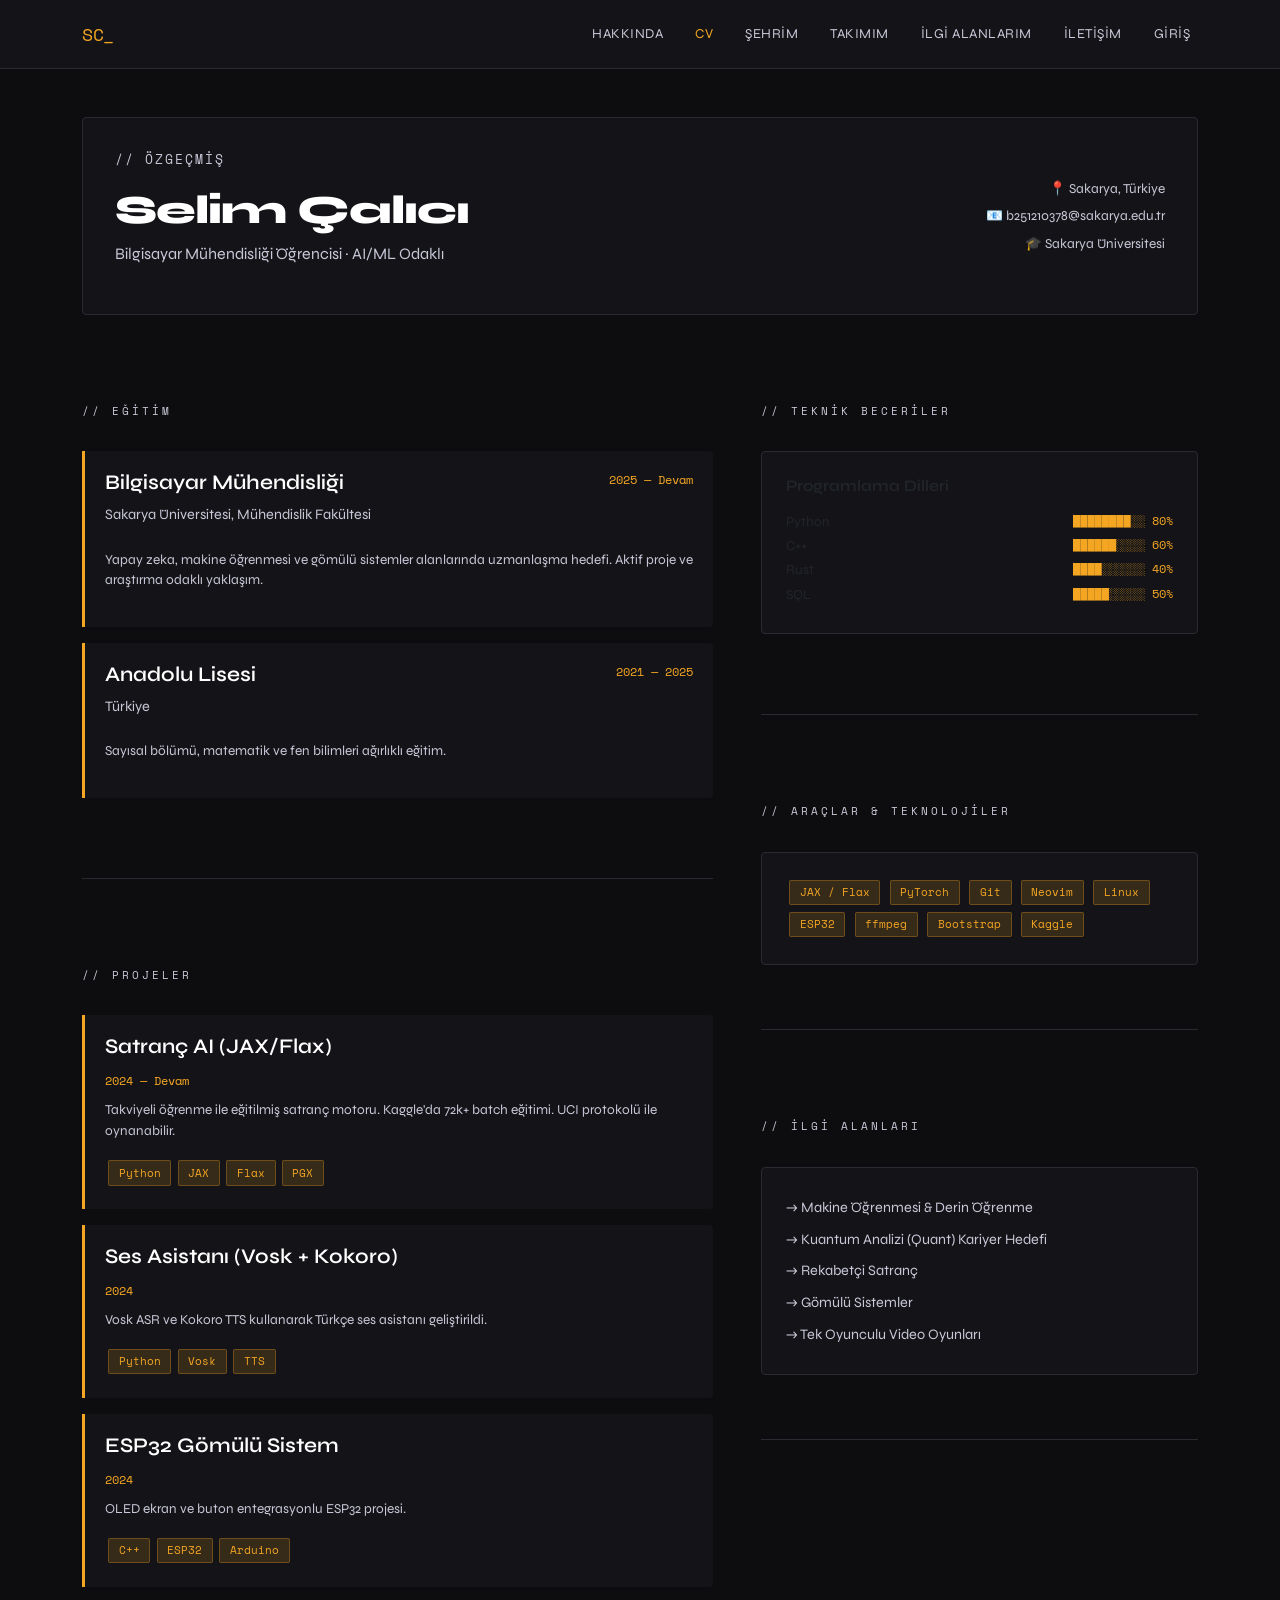
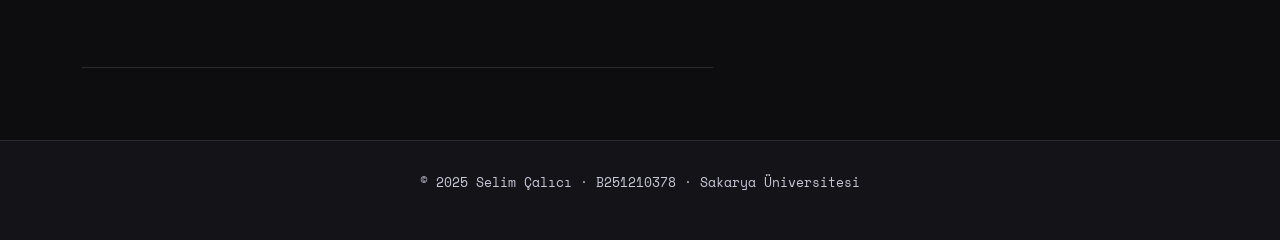
<file: cv.html>
<!DOCTYPE html>
<html lang="tr">
<head>
<meta charset="UTF-8">
<meta name="viewport" content="width=device-width, initial-scale=1.0">
<title>Selim Çalıcı — CV</title>
<link href="https://cdn.jsdelivr.net/npm/bootstrap@5.3.0/dist/css/bootstrap.min.css" rel="stylesheet">
<link rel="stylesheet" href="css/style.css">
</head>
<body>

<nav class="navbar navbar-expand-lg">
<div class="container">
<a class="navbar-brand" href="index.html">SC_</a>
<button class="navbar-toggler" type="button" data-bs-toggle="collapse" data-bs-target="#nav">
<span class="navbar-toggler-icon"></span>
</button>
<div class="collapse navbar-collapse" id="nav">
<ul class="navbar-nav ms-auto gap-3">
<li class="nav-item"><a class="nav-link" href="index.html">Hakkında</a></li>
<li class="nav-item"><a class="nav-link active" href="cv.html">CV</a></li>
<li class="nav-item"><a class="nav-link" href="sehrim.html">Şehrim</a></li>
<li class="nav-item"><a class="nav-link" href="takim.html">Takımım</a></li>
<li class="nav-item"><a class="nav-link" href="ilgi.html">İlgi Alanlarım</a></li>
<li class="nav-item"><a class="nav-link" href="iletisim.html">İletişim</a></li>
<li class="nav-item"><a class="nav-link" href="login.html">Giriş</a></li>
</ul>
</div>
</div>
</nav>

<main class="container py-5">

<header class="cv-header mb-4">
<div class="row align-items-center">
<div class="col-md-8">
<p class="mono" style="color:var(--accent);font-size:0.8rem;letter-spacing:2px;">// ÖZGEÇMİŞ</p>
<h1 style="font-size:2.5rem;font-weight:800;letter-spacing:-1px;">Selim Çalıcı</h1>
<p style="color:var(--muted);margin-top:0.5rem;">Bilgisayar Mühendisliği Öğrencisi · AI/ML Odaklı</p>
</div>
<div class="col-md-4 text-md-end mt-3 mt-md-0" style="color:var(--muted);font-size:0.85rem;line-height:2;">
<div>📍 Sakarya, Türkiye</div>
<div>📧 b251210378@sakarya.edu.tr</div>
<div>🎓 Sakarya Üniversitesi</div>
</div>
</div>
</header>

<div class="row g-5">
<div class="col-lg-7">

<section class="cv-section">
<p class="section-label">// Eğitim</p>
<article>
<div class="d-flex justify-content-between align-items-start">
<div>
<h3>Bilgisayar Mühendisliği</h3>
<p style="color:var(--muted);font-size:0.9rem;">Sakarya Üniversitesi, Mühendislik Fakültesi</p>
</div>
<span class="cv-date">2025 — Devam</span>
</div>
<p class="mt-2" style="font-size:0.85rem;color:var(--muted);">Yapay zeka, makine öğrenmesi ve gömülü sistemler alanlarında uzmanlaşma hedefi. Aktif proje ve araştırma odaklı yaklaşım.</p>
</article>
<article>
<div class="d-flex justify-content-between align-items-start">
<div>
<h3>Anadolu Lisesi</h3>
<p style="color:var(--muted);font-size:0.9rem;">Türkiye</p>
</div>
<span class="cv-date">2021 — 2025</span>
</div>
<p class="mt-2" style="font-size:0.85rem;color:var(--muted);">Sayısal bölümü, matematik ve fen bilimleri ağırlıklı eğitim.</p>
</article>
</section>

<section class="cv-section">
<p class="section-label">// Projeler</p>
<article>
<h3>Satranç AI (JAX/Flax)</h3>
<span class="cv-date">2024 — Devam</span>
<p class="mt-2" style="font-size:0.85rem;color:var(--muted);">Takviyeli öğrenme ile eğitilmiş satranç motoru. Kaggle'da 72k+ batch eğitimi. UCI protokolü ile oynanabilir.</p>
<div class="mt-2"><span class="badge-acc">Python</span><span class="badge-acc">JAX</span><span class="badge-acc">Flax</span><span class="badge-acc">PGX</span></div>
</article>
<article>
<h3>Ses Asistanı (Vosk + Kokoro)</h3>
<span class="cv-date">2024</span>
<p class="mt-2" style="font-size:0.85rem;color:var(--muted);">Vosk ASR ve Kokoro TTS kullanarak Türkçe ses asistanı geliştirildi.</p>
<div class="mt-2"><span class="badge-acc">Python</span><span class="badge-acc">Vosk</span><span class="badge-acc">TTS</span></div>
</article>
<article>
<h3>ESP32 Gömülü Sistem</h3>
<span class="cv-date">2024</span>
<p class="mt-2" style="font-size:0.85rem;color:var(--muted);">OLED ekran ve buton entegrasyonlu ESP32 projesi.</p>
<div class="mt-2"><span class="badge-acc">C++</span><span class="badge-acc">ESP32</span><span class="badge-acc">Arduino</span></div>
</article>
</section>

</div>

<aside class="col-lg-5">

<section class="cv-section">
<p class="section-label">// Teknik Beceriler</p>
<div class="card mb-3">
<h3 class="mb-3" style="font-size:1rem;">Programlama Dilleri</h3>
<div>
<div class="d-flex justify-content-between mb-1"><span style="font-size:0.85rem;">Python</span><span class="mono" style="font-size:0.75rem;color:var(--accent);">████████░░ 80%</span></div>
<div class="d-flex justify-content-between mb-1"><span style="font-size:0.85rem;">C++</span><span class="mono" style="font-size:0.75rem;color:var(--accent);">██████░░░░ 60%</span></div>
<div class="d-flex justify-content-between mb-1"><span style="font-size:0.85rem;">Rust</span><span class="mono" style="font-size:0.75rem;color:var(--accent);">████░░░░░░ 40%</span></div>
<div class="d-flex justify-content-between mb-1"><span style="font-size:0.85rem;">SQL</span><span class="mono" style="font-size:0.75rem;color:var(--accent);">█████░░░░░ 50%</span></div>
</div>
</div>
</section>

<section class="cv-section">
<p class="section-label">// Araçlar & Teknolojiler</p>
<div class="card">
<div>
<span class="badge-acc">JAX / Flax</span>
<span class="badge-acc">PyTorch</span>
<span class="badge-acc">Git</span>
<span class="badge-acc">Neovim</span>
<span class="badge-acc">Linux</span>
<span class="badge-acc">ESP32</span>
<span class="badge-acc">ffmpeg</span>
<span class="badge-acc">Bootstrap</span>
<span class="badge-acc">Kaggle</span>
</div>
</div>
</section>

<section class="cv-section">
<p class="section-label">// İlgi Alanları</p>
<div class="card">
<ul style="list-style:none;padding:0;margin:0;font-size:0.9rem;line-height:2.2;color:var(--muted);">
<li>→ Makine Öğrenmesi & Derin Öğrenme</li>
<li>→ Kuantum Analizi (Quant) Kariyer Hedefi</li>
<li>→ Rekabetçi Satranç</li>
<li>→ Gömülü Sistemler</li>
<li>→ Tek Oyunculu Video Oyunları</li>
</ul>
</div>
</section>

</aside>
</div>
</main>

<footer>
<div class="container">
<p>© 2025 Selim Çalıcı · B251210378 · Sakarya Üniversitesi</p>
</div>
</footer>

<script src="https://cdn.jsdelivr.net/npm/bootstrap@5.3.0/dist/js/bootstrap.bundle.min.js"></script>
</body>
</html>
</file>
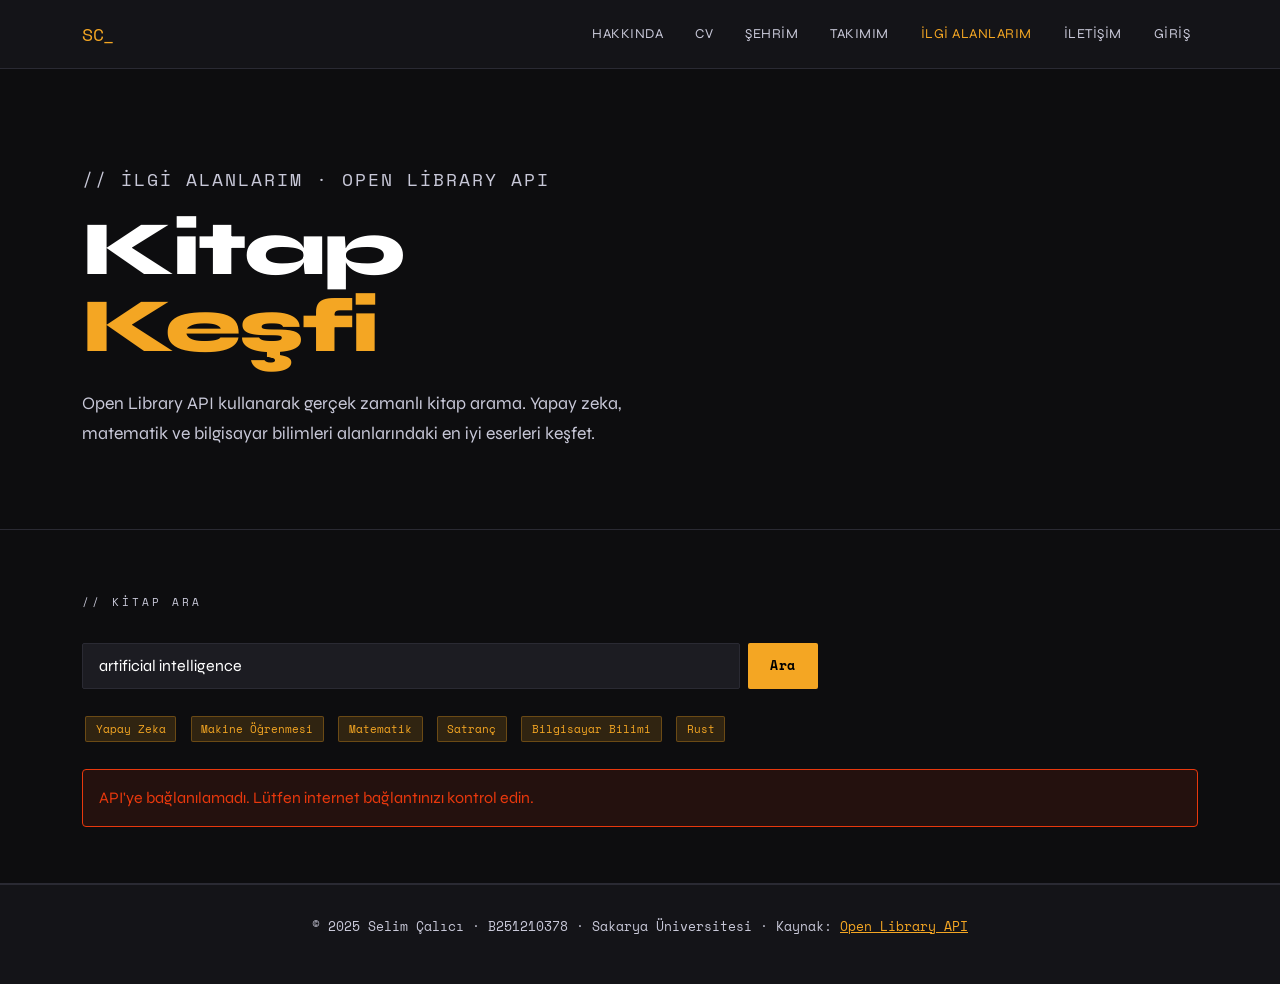
<file: ilgi.html>
<!DOCTYPE html>
<html lang="tr">
<head>
<meta charset="UTF-8">
<meta name="viewport" content="width=device-width, initial-scale=1.0">
<title>Selim Çalıcı — İlgi Alanlarım</title>
<link href="https://cdn.jsdelivr.net/npm/bootstrap@5.3.0/dist/css/bootstrap.min.css" rel="stylesheet">
<link rel="stylesheet" href="css/style.css">
</head>
<body>

<nav class="navbar navbar-expand-lg">
<div class="container">
<a class="navbar-brand" href="index.html">SC_</a>
<button class="navbar-toggler" type="button" data-bs-toggle="collapse" data-bs-target="#nav">
<span class="navbar-toggler-icon"></span>
</button>
<div class="collapse navbar-collapse" id="nav">
<ul class="navbar-nav ms-auto gap-3">
<li class="nav-item"><a class="nav-link" href="index.html">Hakkında</a></li>
<li class="nav-item"><a class="nav-link" href="cv.html">CV</a></li>
<li class="nav-item"><a class="nav-link" href="sehrim.html">Şehrim</a></li>
<li class="nav-item"><a class="nav-link" href="takim.html">Takımım</a></li>
<li class="nav-item"><a class="nav-link active" href="ilgi.html">İlgi Alanlarım</a></li>
<li class="nav-item"><a class="nav-link" href="iletisim.html">İletişim</a></li>
<li class="nav-item"><a class="nav-link" href="login.html">Giriş</a></li>
</ul>
</div>
</div>
</nav>

<main>
<section class="hero">
<div class="container">
<p class="hero-tag">// İlgi Alanlarım · Open Library API</p>
<h1>Kitap<br><span>Keşfi</span></h1>
<p>Open Library API kullanarak gerçek zamanlı kitap arama. Yapay zeka, matematik ve bilgisayar bilimleri alanlarındaki en iyi eserleri keşfet.</p>
</div>
</section>

<section>
<div class="container">
<p class="section-label">// Kitap Ara</p>
<div class="row mb-4">
<div class="col-md-8">
<div class="d-flex gap-2">
<input type="text" id="searchInput" class="form-control" placeholder="Konu veya yazar ara... (örn: machine learning)">
<button class="btn-accent" onclick="searchBooks()" style="white-space:nowrap;">Ara</button>
</div>
</div>
</div>
<div class="d-flex gap-2 flex-wrap mb-4">
<span class="badge-acc" style="cursor:pointer;" onclick="quickSearch('artificial intelligence')">Yapay Zeka</span>
<span class="badge-acc" style="cursor:pointer;" onclick="quickSearch('machine learning')">Makine Öğrenmesi</span>
<span class="badge-acc" style="cursor:pointer;" onclick="quickSearch('mathematics')">Matematik</span>
<span class="badge-acc" style="cursor:pointer;" onclick="quickSearch('chess')">Satranç</span>
<span class="badge-acc" style="cursor:pointer;" onclick="quickSearch('computer science')">Bilgisayar Bilimi</span>
<span class="badge-acc" style="cursor:pointer;" onclick="quickSearch('rust programming')">Rust</span>
</div>

<div id="loading" style="display:none;text-align:center;padding:3rem;">
<div class="mono" style="color:var(--accent);">// Yükleniyor...</div>
</div>

<div id="error" style="display:none;" class="alert-err">
API'ye bağlanılamadı. Lütfen internet bağlantınızı kontrol edin.
</div>

<div id="results" class="row g-4"></div>
</div>
</section>
</main>

<footer>
<div class="container">
<p>© 2025 Selim Çalıcı · B251210378 · Sakarya Üniversitesi · Kaynak: <a href="https://openlibrary.org" style="color:var(--accent);">Open Library API</a></p>
</div>
</footer>

<script src="https://cdn.jsdelivr.net/npm/bootstrap@5.3.0/dist/js/bootstrap.bundle.min.js"></script>
<script>
async function searchBooks(query) {
const q = query || document.getElementById('searchInput').value.trim();
if (!q) return;

const loading = document.getElementById('loading');
const results = document.getElementById('results');
const errorEl = document.getElementById('error');

loading.style.display = 'block';
results.innerHTML = '';
errorEl.style.display = 'none';

try {
const res = await fetch(`https://openlibrary.org/search.json?q=${encodeURIComponent(q)}&limit=12&fields=title,author_name,cover_i,first_publish_year,subject,key`);
const data = await res.json();
loading.style.display = 'none';

if (!data.docs || data.docs.length === 0) {
results.innerHTML = '<div class="col-12"><p class="text-muted">Sonuç bulunamadı.</p></div>';
return;
}

data.docs.forEach(book => {
const cover = book.cover_i
? `https://covers.openlibrary.org/b/id/${book.cover_i}-M.jpg`
: 'https://via.placeholder.com/80x110/1c1c22/f4a623?text=📚';

const author = book.author_name ? book.author_name[0] : 'Bilinmiyor';
const year = book.first_publish_year || '—';
const subjects = book.subject ? book.subject.slice(0,3).join(', ') : '—';

results.innerHTML += `
<div class="col-md-4 col-sm-6">
<div class="book-card">
<div class="d-flex gap-3">
<img src="${cover}" class="book-cover" alt="${book.title}" onerror="this.src='https://via.placeholder.com/80x110/1c1c22/f4a623?text=📚'">
<div>
<div class="book-title">${book.title}</div>
<div class="book-author">${author}</div>
<div class="mono mt-1" style="font-size:0.7rem;color:var(--accent);">${year}</div>
</div>
</div>
<p class="mt-2" style="font-size:0.78rem;color:var(--muted);">${subjects}</p>
<a href="https://openlibrary.org${book.key}" target="_blank" class="btn-outline-acc mt-2 d-inline-block" style="font-size:0.7rem;padding:0.3rem 0.8rem;">Open Library →</a>
</div>
</div>`;
});
} catch(e) {
loading.style.display = 'none';
errorEl.style.display = 'block';
}
}

function quickSearch(term) {
document.getElementById('searchInput').value = term;
searchBooks(term);
}

document.getElementById('searchInput').addEventListener('keydown', e => {
if (e.key === 'Enter') searchBooks();
});

quickSearch('artificial intelligence');
</script>
</body>
</html>
</file>
<file: css/style.css>
@import url('https://fonts.googleapis.com/css2?family=Space+Mono:wght@400;700&family=Syne:wght@400;600;800&display=swap');

:root {
--bg: #0d0d0f;
--bg2: #141418;
--bg3: #1c1c22;
--border: #2a2a33;
--text: #ffffff;
--muted: #c8c8d8;
--accent: #f4a623;
--accent2: #e8380d;
--white: #ffffff;
}

* { margin: 0; padding: 0; box-sizing: border-box; }

body {
background: var(--bg);
color: var(--text);
font-family: 'Syne', sans-serif;
min-height: 100vh;
}

code, .mono { font-family: 'Space Mono', monospace; }

/* NAV */
.navbar {
background: var(--bg2) !important;
border-bottom: 1px solid var(--border);
padding: 1rem 0;
}
.navbar-brand {
font-family: 'Space Mono', monospace;
color: var(--accent) !important;
font-size: 1.1rem;
letter-spacing: -0.5px;
}
.nav-link {
color: var(--muted) !important;
font-size: 0.85rem;
letter-spacing: 0.5px;
text-transform: uppercase;
transition: color 0.2s;
}
.nav-link:hover, .nav-link.active {
color: var(--accent) !important;
}
.navbar-toggler { border-color: var(--border); }
.navbar-toggler-icon { filter: invert(1); }

/* HERO */
.hero {
padding: 6rem 0 4rem;
border-bottom: 1px solid var(--border);
}
.hero-tag {
font-family: 'Space Mono', monospace;
font-size: 0.75rem;
color: var(--accent);
letter-spacing: 2px;
text-transform: uppercase;
margin-bottom: 1rem;
}
.hero h1 {
font-size: clamp(2.5rem, 6vw, 5rem);
font-weight: 800;
line-height: 1;
letter-spacing: -2px;
margin-bottom: 1.5rem;
}
.hero h1 span { color: var(--accent); }
.hero p { color: var(--muted); font-size: 1.1rem; max-width: 560px; line-height: 1.7; }

/* SECTIONS */
section { padding: 4rem 0; border-bottom: 1px solid var(--border); }
.section-label {
font-family: 'Space Mono', monospace;
font-size: 0.7rem;
color: var(--accent);
letter-spacing: 3px;
text-transform: uppercase;
margin-bottom: 2rem;
}
h2 { font-size: 2rem; font-weight: 800; letter-spacing: -1px; margin-bottom: 1rem; }
h3 { font-size: 1.3rem; font-weight: 600; }

/* CARDS */
.card {
background: var(--bg2);
border: 1px solid var(--border);
border-radius: 4px;
padding: 1.5rem;
transition: border-color 0.2s;
}
.card:hover { border-color: var(--accent); }
.card-img-top { border-radius: 2px; height: 200px; object-fit: cover; }

/* BUTTONS */
.btn-accent {
background: var(--accent);
color: #000;
border: none;
font-family: 'Space Mono', monospace;
font-size: 0.8rem;
padding: 0.6rem 1.4rem;
border-radius: 2px;
font-weight: 700;
letter-spacing: 0.5px;
transition: opacity 0.2s;
}
.btn-accent:hover { opacity: 0.85; color: #000; }
.btn-outline-acc {
background: transparent;
color: var(--accent);
border: 1px solid var(--accent);
font-family: 'Space Mono', monospace;
font-size: 0.8rem;
padding: 0.6rem 1.4rem;
border-radius: 2px;
font-weight: 700;
transition: all 0.2s;
}
.btn-outline-acc:hover { background: var(--accent); color: #000; }

/* SLIDER */
.slider-wrap { position: relative; overflow: hidden; border-radius: 4px; }
.slider-wrap img { width: 100%; height: 420px; object-fit: cover; display: none; }
.slider-wrap img.active { display: block; }
.slider-controls { position: absolute; bottom: 1rem; right: 1rem; display: flex; gap: 0.5rem; }
.slider-btn {
background: rgba(0,0,0,0.6);
border: 1px solid var(--accent);
color: var(--accent);
width: 36px; height: 36px;
border-radius: 2px;
cursor: pointer;
font-size: 1rem;
display: flex; align-items: center; justify-content: center;
transition: background 0.2s;
}
.slider-btn:hover { background: var(--accent); color: #000; }
.slider-dots { display: flex; gap: 6px; margin-top: 0.75rem; }
.dot { width: 8px; height: 8px; background: var(--border); border-radius: 50%; cursor: pointer; transition: background 0.2s; }
.dot.active { background: var(--accent); }

/* FORM */
.form-control, .form-select {
background: var(--bg3);
border: 1px solid var(--border);
color: var(--text);
border-radius: 2px;
padding: 0.65rem 1rem;
}
.form-control:focus, .form-select:focus {
background: var(--bg3);
border-color: var(--accent);
color: var(--text);
box-shadow: 0 0 0 3px rgba(244,166,35,0.15);
}
.form-label { font-size: 0.8rem; color: var(--muted); letter-spacing: 0.5px; text-transform: uppercase; margin-bottom: 0.4rem; }
.form-check-input:checked { background-color: var(--accent); border-color: var(--accent); }
.invalid-feedback { font-size: 0.75rem; }
.input-error { border-color: var(--accent2) !important; }

/* SEMANTIC CV */
.cv-header { padding: 2rem; background: var(--bg2); border: 1px solid var(--border); border-radius: 4px; margin-bottom: 1.5rem; }
.cv-section { margin-bottom: 1.5rem; }
.cv-section article {
padding: 1.25rem;
background: var(--bg2);
border-left: 3px solid var(--accent);
border-radius: 0 4px 4px 0;
margin-bottom: 1rem;
}
.cv-date { font-family: 'Space Mono', monospace; font-size: 0.75rem; color: var(--accent); }

/* BADGE */
.badge-acc {
display: inline-block;
background: rgba(244,166,35,0.15);
color: var(--accent);
border: 1px solid rgba(244,166,35,0.3);
font-family: 'Space Mono', monospace;
font-size: 0.7rem;
padding: 0.2rem 0.6rem;
border-radius: 2px;
margin: 0.2rem;
}

/* BOOK GRID */
.book-card {
background: var(--bg2);
border: 1px solid var(--border);
border-radius: 4px;
padding: 1.25rem;
height: 100%;
transition: border-color 0.2s, transform 0.2s;
}
.book-card:hover { border-color: var(--accent); transform: translateY(-2px); }
.book-cover {
width: 80px; height: 110px;
object-fit: cover;
border-radius: 2px;
margin-bottom: 0.75rem;
background: var(--bg3);
}
.book-title { font-weight: 600; font-size: 0.95rem; margin-bottom: 0.25rem; }
.book-author { font-size: 0.8rem; color: var(--muted); }

/* LOGIN */
.login-wrap {
min-height: 100vh;
display: flex;
align-items: center;
justify-content: center;
}
.login-box {
background: var(--bg2);
border: 1px solid var(--border);
border-radius: 4px;
padding: 2.5rem;
width: 100%;
max-width: 420px;
}
.login-logo {
font-family: 'Space Mono', monospace;
font-size: 1.5rem;
color: var(--accent);
margin-bottom: 2rem;
text-align: center;
}

/* TABLE */
table { color: var(--text) !important; }
thead { background: var(--bg3); }
td, th { border-color: var(--border) !important; padding: 0.75rem 1rem !important; }

/* ALERTS */
.alert-acc { background: rgba(244,166,35,0.1); border: 1px solid var(--accent); color: var(--accent); border-radius: 4px; padding: 1rem; margin-bottom: 1rem; }
.alert-err { background: rgba(232,56,13,0.1); border: 1px solid var(--accent2); color: var(--accent2); border-radius: 4px; padding: 1rem; margin-bottom: 1rem; }

/* FOOTER */
footer {
background: var(--bg2);
border-top: 1px solid var(--border);
padding: 2rem 0;
text-align: center;
color: var(--muted);
font-size: 0.8rem;
font-family: 'Space Mono', monospace;
}

/* STAT BOX */
.stat-box {
border: 1px solid var(--border);
padding: 1.5rem;
border-radius: 4px;
text-align: center;
}
.stat-num { font-size: 2.5rem; font-weight: 800; color: var(--accent); font-family: 'Space Mono', monospace; }
.stat-label { font-size: 0.75rem; color: var(--muted); text-transform: uppercase; letter-spacing: 1px; }

@media (max-width: 768px) {
.hero { padding: 3rem 0 2rem; }
.hero h1 { font-size: 2.5rem; }
.slider-wrap img { height: 240px; }
}
p { color: #c8c8d8 !important; }
</file>
